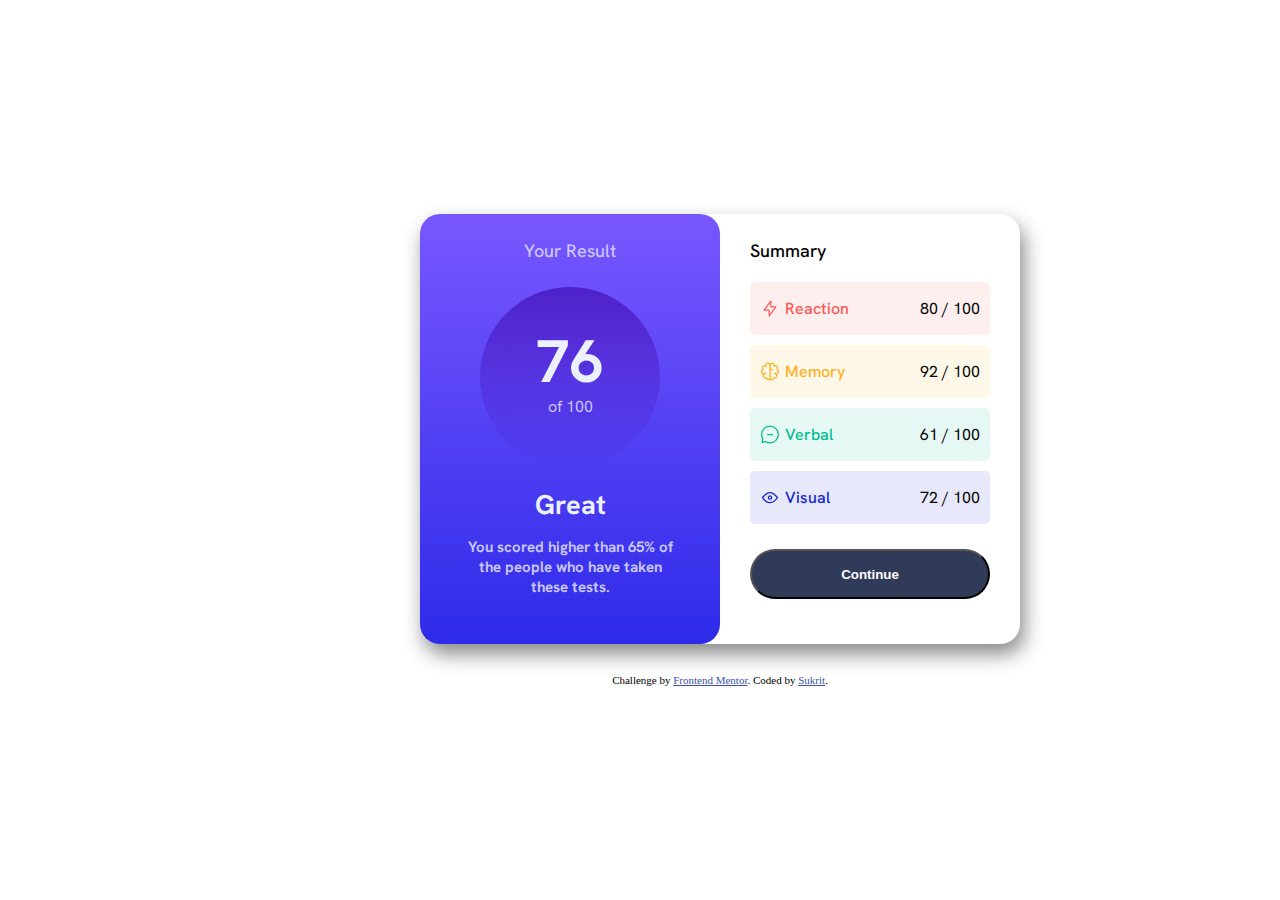
<file: index.html>
<!DOCTYPE html>
<html lang="en">

<head>
  <meta charset="UTF-8">
  <meta name="viewport" content="width=device-width, initial-scale=1.0">
  <!-- displays site properly based on user's device -->
  <link rel="stylesheet" href="style.css">
  <link rel="stylesheet" href="color.css">
  <link rel="icon" type="image/png" sizes="32x32" href="./assets/images/favicon-32x32.png">

  <title>Frontend Mentor | Results summary component</title>

  <!-- Feel free to remove these styles or customise in your own stylesheet 👍 -->
  <style>
    .attribution {
      margin-top: 30px;
      font-size: 11px;
      text-align: center;
    }

    .attribution a {
      color: hsl(228, 45%, 44%);
    }

    body {
      height: 100vh;
      width: 1440px;
      display: flex;
      flex-direction: column;
      justify-content: center;
      align-items: center;
      margin: 0 auto;
    }
  </style>
</head>

<body>

  <div class="block">

    <div class="result_block">
      <div class="re_header">
        <ReHeader>Your Result</ReHeader>
      </div>

      <div class="curcle_result">
        <div class="inCurContent">
          <p class="seven_6">76</p>
          <p class="result_norm_txt">of 100</p>
        </div>
      </div>
      <div class="re_content">
        <p class="great">Great</p>
        <p class="result_norm_txt">You scored higher than 65% of the people who have taken these tests.</p>
      </div>
    </div>

    <div class="summary_block">
      <div class="summary_header">
        <sumHeader>Summary</sumHeader>
      </div>
      <div class="curvy reaction" style="margin-top: 20px;">
        <img class="icon" src="./assets/images/icon-reaction.svg" />
        <p class="reaction-txt">Reaction</p>
        <div class="number">
          <p>80 / 100</p>
        </div>
      </div>
      <div class="curvy memory">
        <img class="icon" src="./assets/images/icon-memory.svg" />
        <p class="memory-txt"">Memory</p>
        <div class=" number">
        <p>92 / 100</p>
      </div>
      </div>
      <div class="curvy verbal">
        <img class="icon" src="./assets/images/icon-verbal.svg" />
        <p class="verbal-txt">Verbal</p>
        <div class="number">
          <p>61 / 100</p>
        </div>
      </div>
      <div class="curvy vision">
        <img class="icon" src="./assets/images/icon-visual.svg" />
        <p class="vision-txt">Visual</p>
        <div class="number">
          <p>72 / 100</p>
        </div>
      </div>
      <button class="button">Continue</button>
  </div>

  </div>


  <div class="attribution">
    Challenge by <a href="https://www.frontendmentor.io?ref=challenge" target="_blank">Frontend Mentor</a>.
    Coded by <a href="#">Sukrit</a>.
  </div>
</body>

</html>
</file>
<file: style.css>
@font-face {
  font-family: HakenGrotesk;
  src: url("./assets/fonts/HankenGrotesk-VariableFont_wght.ttf");
}

.block {
  display: flex;
  background-color: var(--White);
  box-shadow: 4px 10px 20px #888888;
  border-radius: 20px;
  width: 600px;
  height: 430px;
}
/* Result Block */
.result_block {
  background-color: var(--Light_slate_blue_background);
  background-image: linear-gradient(
    var(--Light_slate_blue_background),
    var(--Light_royal_blue_background)
  );
  border-radius: 20px;
  width: 300px;
  height: 100%;
  display: flex;
  flex-direction: column;
  align-items: center;
}
.re_header {
  margin: 25px;
}
.result {
  display: flex;
  flex-direction: column;
  align-items: center;
}

.curcle_result {
  border-radius: 50%;
  background-image: linear-gradient(
    var(--Violet_blue_circle),
    var(--Persian_blue_circle)
  );
  width: 180px;
  height: 180px;
  display: flex;
  flex-direction: column;
  justify-content: center;
  align-content: center;
}

.inCurContent {
  display: flex;
  flex-direction: column;
  justify-content: center;
  align-items: center;
}
/* Result Block */

/* Summary Block */
.summary_block {
  display: flex;
  flex-direction: column;
  align-items: center;
  width: 300px;
  height: 100%;
}
.summary_header {
  width: 80%;
  margin-top: 25px;
}
/* Summary Block */
.curvy {
  display: flex;
  border-radius: 5px;
  margin: 5px;
  width: 80%;
}
.icon {
  margin: 0px 5px 0px 10px;
}
.number {
  display: flex;
  width: 100%;
  justify-content: end;
  padding: 0px 10px 0px 0px;
}

.reaction {
  background-color: hsla(0, 100%, 67%, 0.1);
}
.reaction-txt {
  font-weight: 500;
  color: var(--Light_red);
}
.memory {
  background-color: hsla(39, 100%, 56%, 0.1);
}
.memory-txt {
  font-weight: 500;
  color: var(--Orangey_yellow);
}
.verbal {
  background-color: hsla(166, 100%, 37%, 0.1);
}
.verbal-txt {
  font-weight: 500;
  color: var(--Green_teal);
}
.vision {
  background-color: hsla(234, 85%, 45%, 0.1);
}
.vision-txt {
  font-weight: 500;
  color: var(--Cobalt_blue);
}

.addSpace {
  margin: 10px;
}

/* Text */
p,
sumHeader,
ReHeader {
  font-family: HakenGRotesk;
}
sumHeader,
ReHeader {
  font-weight: 500;
  font-size: 18px;
}
ReHeader {
  color: var(--Light_lavender);
}
.seven_6 {
  font-size: 60px;
  font-weight: 700;
  margin: 0px 0px -20px 0px;
  color: var(--Pale_blue);
}
.result_norm_txt {
  color: var(--Light_lavender);
}
.re_content {
  font-size: 15px;
  font-weight: 700;
  text-align: center;
  margin: 0px 40px 0px 40px;
  color: var(--Pale_blue);
}
.great {
  font-size: 27px;
  font-weight: 700;
  margin: 20px 0px 15px 0px;
  color: var(--Pale_blue);
}

/* Text */

/* Button */
.button{
  margin: 20px 0px 0px 0px;
  border-radius: 30px;
  width: 80%;
  height: 50px;
  background-color: var(--Dark_gray_blue);
  
  color: var(--White);
  font-weight: 700;
}

.button:hover{
  background-image: linear-gradient(
    var(--Light_slate_blue_background),
    var(--Light_royal_blue_background)
  );
  
}
/* Button */
</file>
<file: color.css>
:root{
    /* Primary */
--Light_red: hsl(0, 100%, 67%);
--Orangey_yellow: hsl(39, 100%, 56%);
--Green_teal: hsl(166, 100%, 37%);
--Cobalt_blue: hsl(234, 85%, 45%);

/*Gradients */

--Light_slate_blue_background: hsl(252, 100%, 67%);
--Light_royal_blue_background: hsl(241, 81%, 54%);

--Violet_blue_circle: hsla(256, 72%, 46%, 1);
--Persian_blue_circle: hsla(241, 72%, 46%, 0);



/* Neutral */

--White: hsl(0, 0%, 100%);
--Pale_blue: hsl(221, 100%, 96%);
--Light_lavender: hsl(241, 100%, 89%);
--Dark_gray_blue: hsl(224, 30%, 27%);
}
</file>
